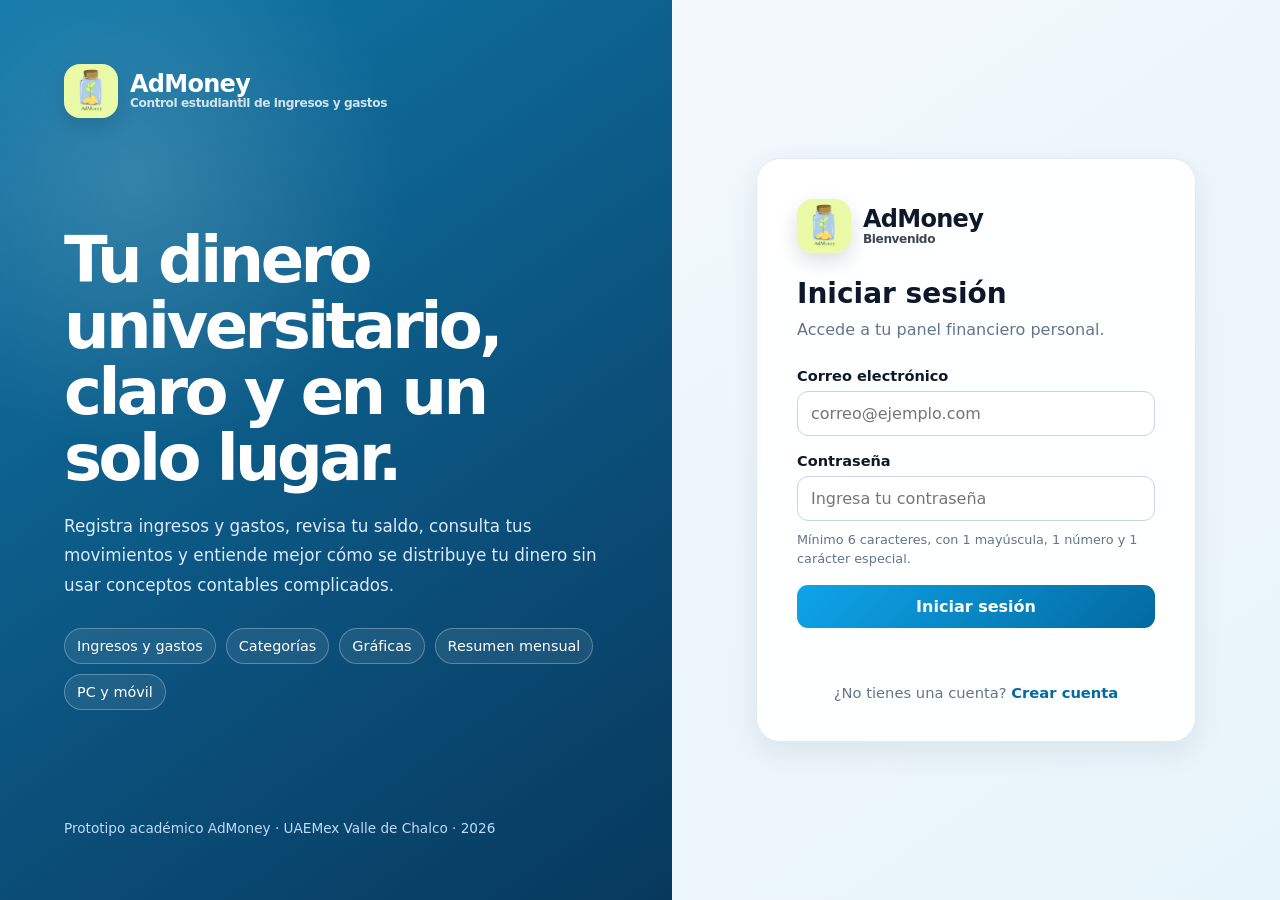
<file: app/src/main/assets/www/index.html>
<!DOCTYPE html>
<html lang="es">
<head>
  <meta charset="UTF-8">
  <meta name="viewport" content="width=device-width, initial-scale=1.0">
  <meta name="theme-color" content="#0369a1">
  <title>AdMoney</title>
  <link rel="icon" href="assets/favicon.png" type="image/png">
  <script>
    try { location.replace(sessionStorage.getItem('usuarioSesion') ? 'dashboard.html' : 'login.html'); }
    catch (_) { location.replace('login.html'); }
  </script>
</head>
<body>
  <p><a href="login.html">Abrir AdMoney</a></p>
</body>
</html>
</file>
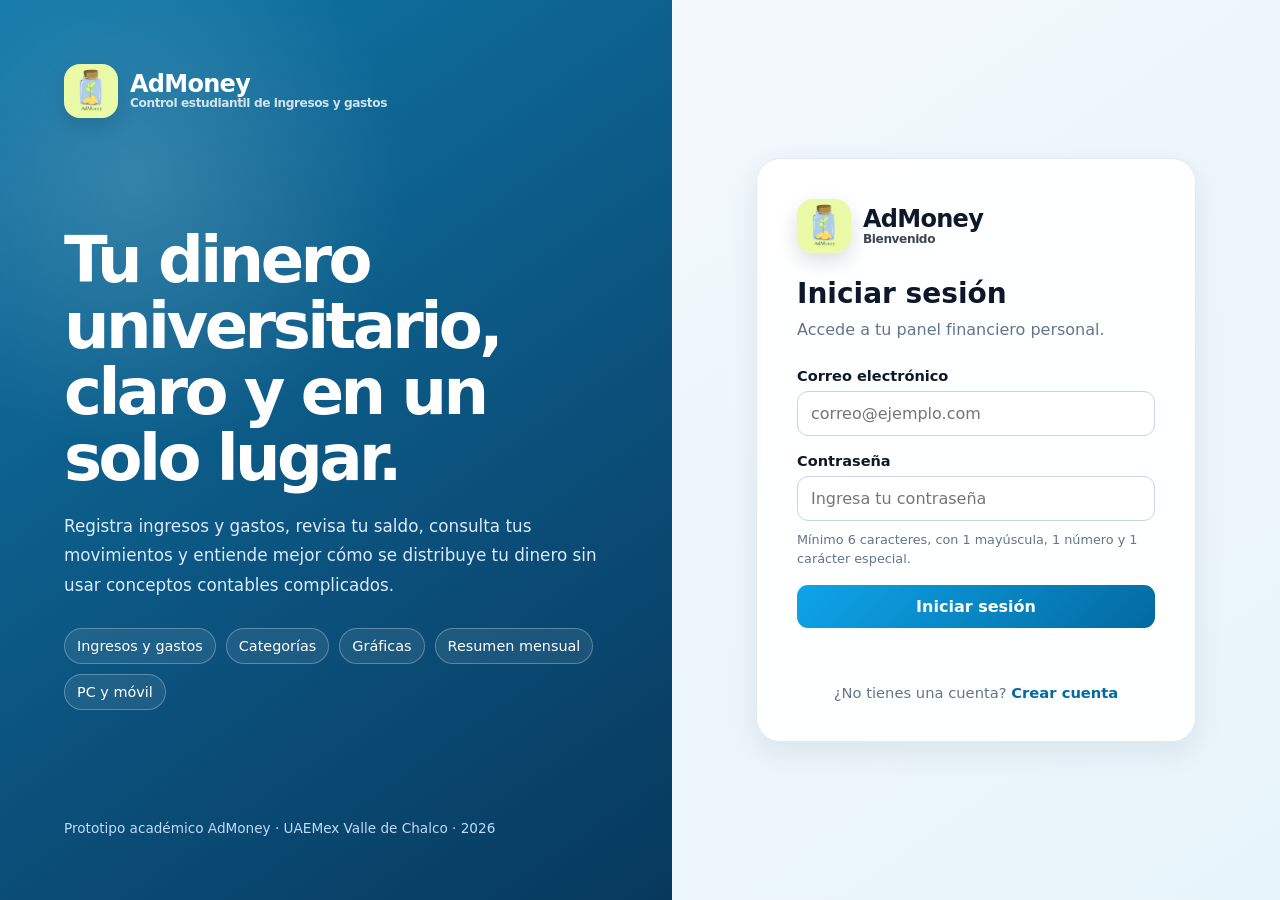
<file: app/src/main/assets/www/dashboard.html>
<!DOCTYPE html>
<html lang="es">
<head>
  <meta charset="UTF-8">
  <meta name="viewport" content="width=device-width, initial-scale=1.0">
  <meta name="theme-color" content="#0369a1">
  <meta name="description" content="Panel financiero de AdMoney.">
  <title>AdMoney - Dashboard</title>
  <link rel="manifest" href="manifest.webmanifest">
  <link rel="icon" href="assets/favicon.png" type="image/png">
  <link rel="apple-touch-icon" href="assets/icon-192.png">
  <link rel="stylesheet" href="css/styles.css">
</head>
<body>
<div class="app-shell">
  <header class="topbar">
    <div class="brand">
      <img class="brand-logo" src="assets/logo.png" alt="Logotipo de AdMoney">
      <span class="brand-text"><strong>AdMoney</strong><small>Tu dinero en orden</small></span>
    </div>
    <div class="top-actions">
      <div class="user-chip"><span class="avatar" id="userInitial">A</span><span class="user-name" id="userName">Usuario</span></div>
      <button class="btn hidden" id="installBtn" type="button" title="Instalar AdMoney"><span>Instalar</span> ↓</button>
      <button class="btn" id="logoutBtn" type="button"><span>Cerrar sesión</span> ↪</button>
    </div>
  </header>

  <main class="app-main">
    <section class="page-intro">
      <div>
        <h1>Hola, <span id="welcomeName">usuario</span></h1>
        <p>Registra tus movimientos y revisa tu situación financiera en pesos mexicanos.</p>
      </div>
      <div class="quick-actions">
        <button class="btn btn-secondary" id="categoriesBtn" type="button">Categorías</button>
      </div>
    </section>

    <section class="summary-grid" aria-label="Resumen financiero">
      <article class="summary-card income"><div class="label">Ingresos acumulados</div><div class="value" id="totalIncome">$0.00</div><div class="meta" id="monthIncomeMeta">$0.00 este mes</div></article>
      <article class="summary-card expense"><div class="label">Gastos acumulados</div><div class="value" id="totalExpense">$0.00</div><div class="meta" id="monthExpenseMeta">$0.00 este mes</div></article>
      <article class="summary-card balance"><div class="label">Saldo disponible</div><div class="value" id="balance">$0.00</div><div class="meta" id="monthBalanceMeta">$0.00 este mes</div></article>
      <article class="summary-card"><div class="label">Movimientos</div><div class="value" id="movementCount">0</div><div class="meta" id="movementMeta">0 este mes</div></article>
    </section>

    <section class="dashboard-grid">
      <article class="panel entry-panel">
        <div class="panel-head"><h2>Registrar movimiento</h2></div>
        <div class="panel-body">
          <form id="movementForm">
            <input type="hidden" id="movementType" value="gasto">
            <div class="field span-2">
              <label>Tipo</label>
              <div class="segmented" role="group" aria-label="Tipo de movimiento">
                <button type="button" data-type="ingreso">Ingreso</button>
                <button type="button" data-type="gasto" class="active">Gasto</button>
              </div>
            </div>
            <div class="form-grid">
              <div class="field"><label for="amount">Cantidad (MXN)</label><input id="amount" type="number" min="0.01" step="0.01" inputmode="decimal" placeholder="0.00" required></div>
              <div class="field"><label for="movementDate">Fecha</label><input id="movementDate" type="date" required></div>
              <div class="field span-2"><label for="category">Categoría</label><select id="category" required></select></div>
              <div class="field span-2"><label for="note">Descripción (opcional)</label><textarea id="note" maxlength="160" placeholder="Ej. comida en la universidad, beca, transporte..."></textarea></div>
              <div class="span-2 form-actions">
                <button class="btn btn-primary" id="submitMovement" type="submit">Guardar movimiento</button>
                <button class="btn btn-neutral hidden" id="cancelEdit" type="button">Cancelar edición</button>
              </div>
            </div>
          </form>
        </div>
      </article>

      <article class="panel">
        <div class="panel-head"><h2>Ingresos vs. gastos - últimos 6 meses</h2><span class="install-note">Verde = ingreso · rojo = gasto</span></div>
        <div class="panel-body"><div class="chart-wrap"><canvas id="cashflowChart" aria-label="Gráfica de ingresos y gastos"></canvas></div></div>
      </article>

      <article class="panel">
        <div class="panel-head"><h2>Gastos por categoría - mes actual</h2></div>
        <div class="panel-body"><div id="categoryBreakdown" class="category-list"></div></div>
      </article>

      <article class="panel">
        <div class="panel-head">
          <h2>Resumen mensual</h2>
          <input id="summaryMonth" type="month" aria-label="Mes del resumen">
        </div>
        <div class="panel-body">
          <div class="month-summary">
            <div class="month-box"><small>Ingresos</small><strong id="monthIncome">$0.00</strong></div>
            <div class="month-box"><small>Gastos</small><strong id="monthExpense">$0.00</strong></div>
            <div class="month-box"><small>Saldo</small><strong id="monthBalance">$0.00</strong></div>
          </div>
        </div>
      </article>
    </section>

    <section class="panel history-panel">
      <div class="panel-head">
        <h2>Historial de movimientos</h2>
        <button class="btn btn-ghost" id="clearFilters" type="button">Limpiar filtros</button>
      </div>
      <div class="panel-body">
        <div class="filters">
          <input id="filterSearch" type="search" placeholder="Buscar categoría o descripción..." aria-label="Buscar movimientos">
          <select id="filterType" aria-label="Filtrar por tipo"><option value="">Todos los tipos</option><option value="ingreso">Ingresos</option><option value="gasto">Gastos</option></select>
          <input id="filterMonth" type="month" aria-label="Filtrar por mes">
        </div>
      </div>
      <div class="table-wrap">
        <table>
          <thead><tr><th>Fecha</th><th>Tipo</th><th>Categoría</th><th>Descripción</th><th>Cantidad</th><th>Acciones</th></tr></thead>
          <tbody id="movementRows"></tbody>
        </table>
      </div>
    </section>

    <p class="footer-note">Prototipo académico: los datos se almacenan localmente en el navegador de este dispositivo. Para uso comercial se requiere backend, base de datos, autenticación de servidor, cifrado y controles legales de privacidad.</p>
  </main>
</div>

<div class="modal-backdrop hidden" id="categoryModal" role="dialog" aria-modal="true" aria-labelledby="categoryTitle">
  <section class="modal">
    <div class="modal-head"><h2 id="categoryTitle">Administrar categorías</h2><button class="close-btn" id="closeCategoryModal" type="button" aria-label="Cerrar">×</button></div>
    <div class="modal-body">
      <div class="field"><label for="managerType">Tipo de categoría</label><select id="managerType"><option value="gasto">Gastos</option><option value="ingreso">Ingresos</option></select></div>
      <div class="category-manager"><input id="newCategory" maxlength="40" placeholder="Nueva categoría"><button class="btn btn-primary" id="addCategory" type="button">Agregar</button></div>
      <div class="tag-list" id="categoryTags"></div>
      <p class="hint" style="margin-top:14px">Las categorías usadas por un movimiento no se pueden eliminar desde este panel.</p>
    </div>
  </section>
</div>
<div class="toast hidden" id="toast" role="status" aria-live="polite"></div>

<script src="js/auth.js"></script>
<script src="js/storage.js"></script>
<script src="js/app.js"></script>
</body>
</html>
</file>
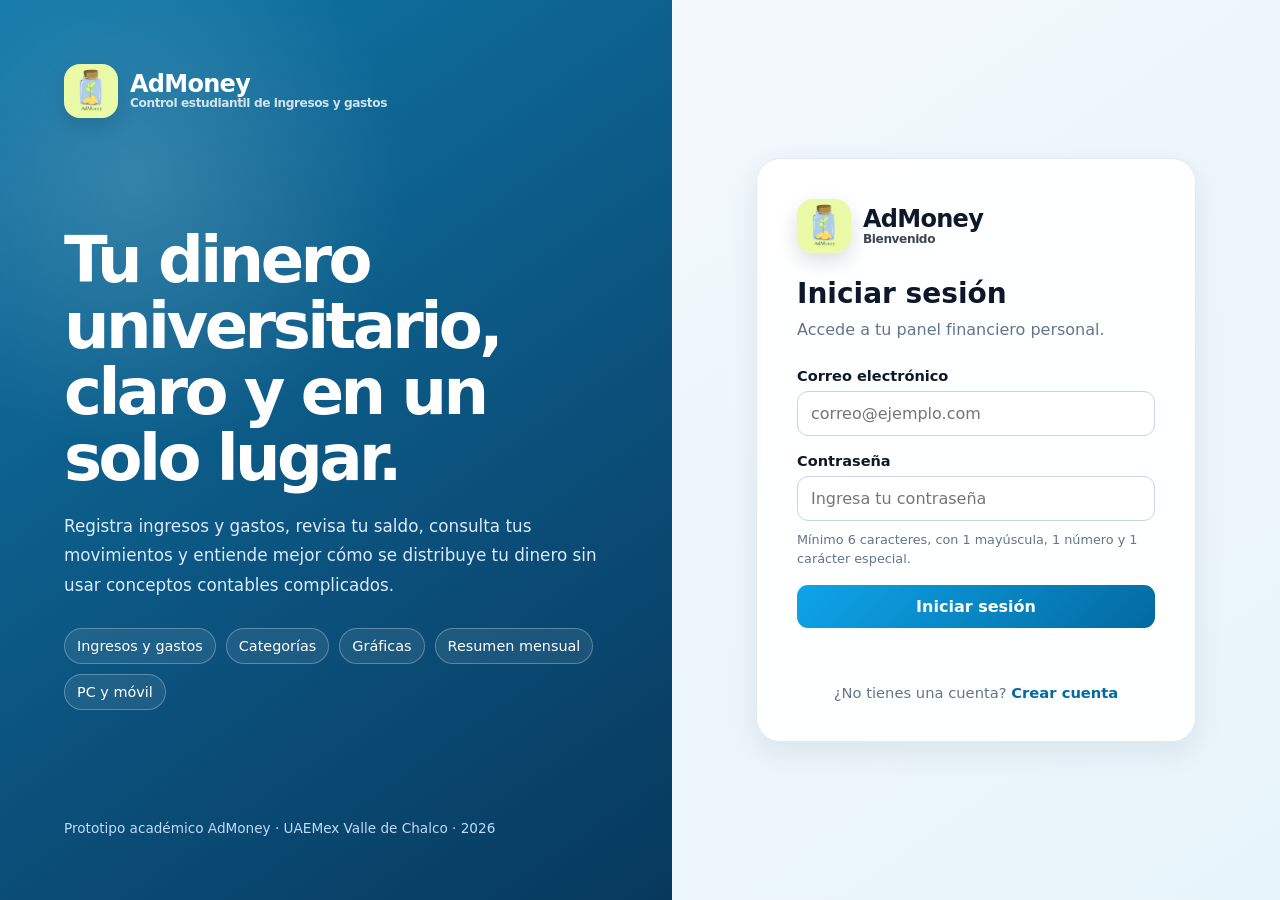
<file: app/src/main/assets/www/login.html>
<!DOCTYPE html>
<html lang="es">
<head>
  <meta charset="UTF-8">
  <meta name="viewport" content="width=device-width, initial-scale=1.0">
  <meta name="theme-color" content="#0369a1">
  <meta name="description" content="AdMoney - control sencillo de ingresos y gastos para estudiantes.">
  <title>AdMoney - Iniciar sesión</title>
  <link rel="manifest" href="manifest.webmanifest">
  <link rel="icon" href="assets/favicon.png" type="image/png">
  <link rel="apple-touch-icon" href="assets/icon-192.png">
  <link rel="stylesheet" href="css/styles.css">
</head>
<body>
  <main class="auth-page">
    <section class="auth-hero" aria-label="Presentación de AdMoney">
      <div class="brand">
        <img class="brand-logo" src="assets/logo.png" alt="Logotipo de AdMoney">
        <span class="brand-text"><strong>AdMoney</strong><small>Control estudiantil de ingresos y gastos</small></span>
      </div>
      <div>
        <h1>Tu dinero universitario, claro y en un solo lugar.</h1>
        <p>Registra ingresos y gastos, revisa tu saldo, consulta tus movimientos y entiende mejor cómo se distribuye tu dinero sin usar conceptos contables complicados.</p>
        <div class="hero-pills">
          <span class="hero-pill">Ingresos y gastos</span><span class="hero-pill">Categorías</span><span class="hero-pill">Gráficas</span><span class="hero-pill">Resumen mensual</span><span class="hero-pill">PC y móvil</span>
        </div>
      </div>
      <div class="hero-foot">Prototipo académico AdMoney · UAEMex Valle de Chalco · 2026</div>
    </section>

    <section class="auth-panel">
      <div class="auth-card">
        <div class="brand">
          <img class="brand-logo" src="assets/logo.png" alt="Logotipo de AdMoney">
          <span class="brand-text"><strong>AdMoney</strong><small>Bienvenido</small></span>
        </div>
        <h2>Iniciar sesión</h2>
        <p class="subtitle">Accede a tu panel financiero personal.</p>
        <form id="formLogin">
          <div class="field">
            <label for="correo">Correo electrónico</label>
            <input type="email" id="correo" autocomplete="email" placeholder="correo@ejemplo.com" required>
          </div>
          <div class="field">
            <label for="password">Contraseña</label>
            <input type="password" id="password" autocomplete="current-password" minlength="6" placeholder="Ingresa tu contraseña" required>
          </div>
          <p class="hint">Mínimo 6 caracteres, con 1 mayúscula, 1 número y 1 carácter especial.</p>
          <button class="btn btn-primary btn-block" type="submit">Iniciar sesión</button>
          <div id="mensaje" class="message" role="status" aria-live="polite"></div>
        </form>
        <p class="auth-switch">¿No tienes una cuenta? <a href="registro.html">Crear cuenta</a></p>
      </div>
    </section>
  </main>

  <script src="js/auth.js"></script>
  <script>
    AdMoneyAuth.redirectIfLogged();
    document.getElementById('formLogin').addEventListener('submit', async function (event) {
      event.preventDefault();
      const mensaje = document.getElementById('mensaje');
      mensaje.className = 'message';
      mensaje.textContent = 'Validando...';
      try {
        const correo = document.getElementById('correo').value;
        const password = document.getElementById('password').value;
        if (!/^(?=.*[A-Z])(?=.*[0-9])(?=.*[^A-Za-z0-9]).{6,}$/.test(password)) throw new Error('La contraseña no cumple el formato requerido.');
        await AdMoneyAuth.login(correo, password);
        mensaje.className = 'message ok';
        mensaje.textContent = 'Inicio de sesión correcto.';
        setTimeout(() => location.replace('dashboard.html'), 350);
      } catch (error) {
        mensaje.className = 'message error';
        mensaje.textContent = error.message;
      }
    });
  </script>
</body>
</html>
</file>
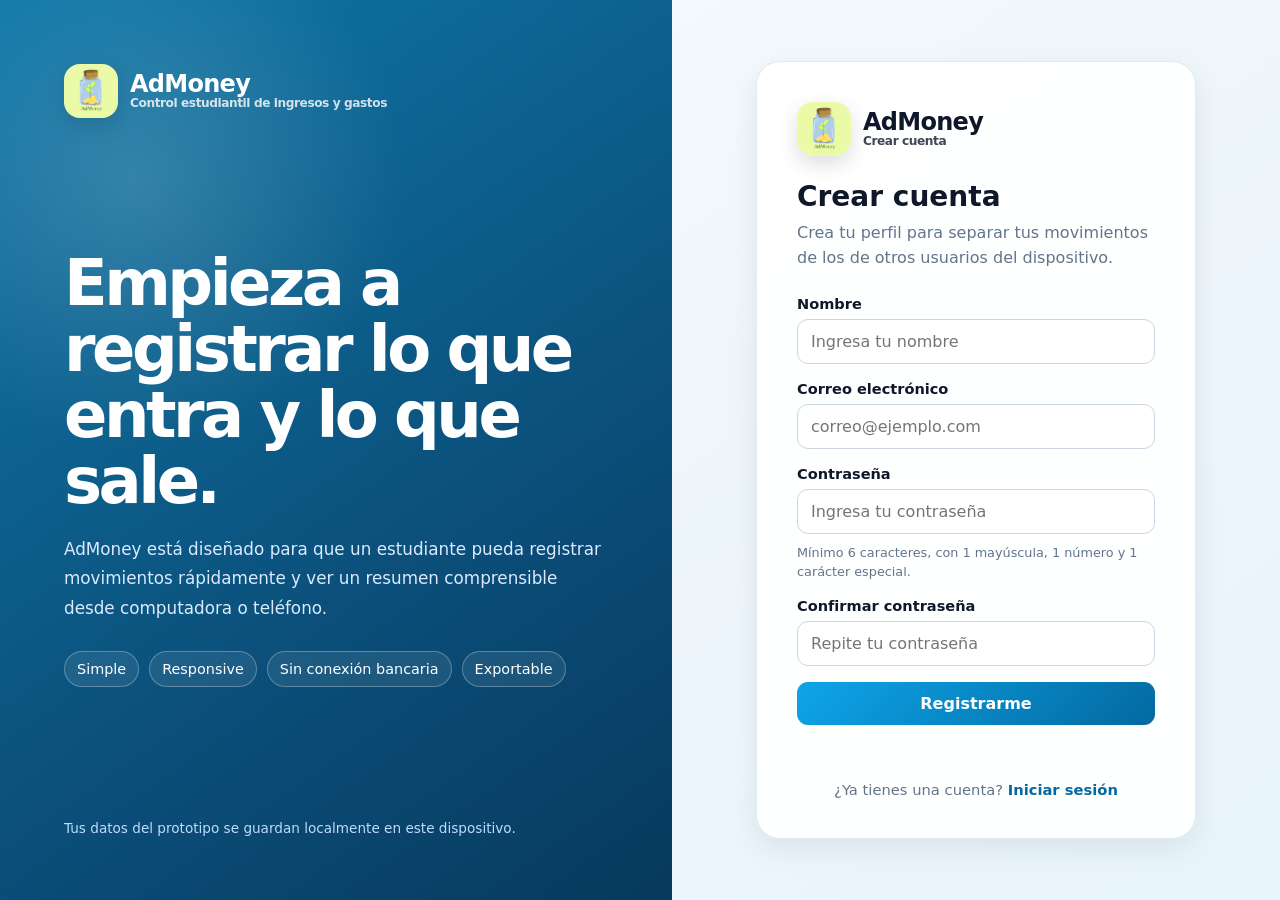
<file: app/src/main/assets/www/registro.html>
<!DOCTYPE html>
<html lang="es">
<head>
  <meta charset="UTF-8">
  <meta name="viewport" content="width=device-width, initial-scale=1.0">
  <meta name="theme-color" content="#0369a1">
  <meta name="description" content="Crear una cuenta en AdMoney.">
  <title>AdMoney - Registro</title>
  <link rel="manifest" href="manifest.webmanifest">
  <link rel="icon" href="assets/favicon.png" type="image/png">
  <link rel="apple-touch-icon" href="assets/icon-192.png">
  <link rel="stylesheet" href="css/styles.css">
</head>
<body>
  <main class="auth-page">
    <section class="auth-hero" aria-label="Presentación de AdMoney">
      <div class="brand">
        <img class="brand-logo" src="assets/logo.png" alt="Logotipo de AdMoney">
        <span class="brand-text"><strong>AdMoney</strong><small>Control estudiantil de ingresos y gastos</small></span>
      </div>
      <div>
        <h1>Empieza a registrar lo que entra y lo que sale.</h1>
        <p>AdMoney está diseñado para que un estudiante pueda registrar movimientos rápidamente y ver un resumen comprensible desde computadora o teléfono.</p>
        <div class="hero-pills"><span class="hero-pill">Simple</span><span class="hero-pill">Responsive</span><span class="hero-pill">Sin conexión bancaria</span><span class="hero-pill">Exportable</span></div>
      </div>
      <div class="hero-foot">Tus datos del prototipo se guardan localmente en este dispositivo.</div>
    </section>

    <section class="auth-panel">
      <div class="auth-card">
        <div class="brand">
          <img class="brand-logo" src="assets/logo.png" alt="Logotipo de AdMoney">
          <span class="brand-text"><strong>AdMoney</strong><small>Crear cuenta</small></span>
        </div>
        <h2>Crear cuenta</h2>
        <p class="subtitle">Crea tu perfil para separar tus movimientos de los de otros usuarios del dispositivo.</p>
        <form id="formRegistro">
          <div class="field"><label for="nombre">Nombre</label><input type="text" id="nombre" autocomplete="name" placeholder="Ingresa tu nombre" required></div>
          <div class="field"><label for="correo">Correo electrónico</label><input type="email" id="correo" autocomplete="email" placeholder="correo@ejemplo.com" required></div>
          <div class="field"><label for="password">Contraseña</label><input type="password" id="password" autocomplete="new-password" minlength="6" placeholder="Ingresa tu contraseña" required></div>
          <p class="hint">Mínimo 6 caracteres, con 1 mayúscula, 1 número y 1 carácter especial.</p>
          <div class="field"><label for="confirmar">Confirmar contraseña</label><input type="password" id="confirmar" autocomplete="new-password" minlength="6" placeholder="Repite tu contraseña" required></div>
          <button class="btn btn-primary btn-block" type="submit">Registrarme</button>
          <div id="mensaje" class="message" role="status" aria-live="polite"></div>
        </form>
        <p class="auth-switch">¿Ya tienes una cuenta? <a href="login.html">Iniciar sesión</a></p>
      </div>
    </section>
  </main>

  <script src="js/auth.js"></script>
  <script>
    AdMoneyAuth.redirectIfLogged();
    document.getElementById('formRegistro').addEventListener('submit', async function (event) {
      event.preventDefault();
      const mensaje = document.getElementById('mensaje');
      mensaje.className = 'message';
      try {
        const nombre = document.getElementById('nombre').value;
        const correo = document.getElementById('correo').value;
        const password = document.getElementById('password').value;
        const confirmar = document.getElementById('confirmar').value;
        if (password !== confirmar) throw new Error('Las contraseñas no coinciden.');
        await AdMoneyAuth.register(nombre, correo, password);
        mensaje.className = 'message ok';
        mensaje.textContent = 'Usuario registrado correctamente. Redirigiendo...';
        this.reset();
        setTimeout(() => location.replace('login.html'), 500);
      } catch (error) {
        mensaje.className = 'message error';
        mensaje.textContent = error.message;
      }
    });
  </script>
</body>
</html>
</file>
<file: app/src/main/assets/www/css/styles.css>
:root {
  --primary: #0ea5e9;
  --primary-dark: #0369a1;
  --accent: #22c55e;
  --danger: #ef4444;
  --warning: #f59e0b;
  --ink: #0f172a;
  --muted: #64748b;
  --line: #e2e8f0;
  --surface: #ffffff;
  --surface-soft: #f8fafc;
  --bg: #eef6fb;
  --radius: 16px;
  --shadow: 0 10px 30px rgba(15, 23, 42, 0.08);
}

* { box-sizing: border-box; }
html { min-height: 100%; background: var(--bg); }
body {
  min-height: 100vh;
  margin: 0;
  font-family: Inter, ui-sans-serif, system-ui, -apple-system, BlinkMacSystemFont, "Segoe UI", sans-serif;
  color: var(--ink);
  background: linear-gradient(145deg, #f8fbfd 0%, #eef6fb 55%, #e8f4fb 100%);
}
a { color: var(--primary-dark); font-weight: 700; text-decoration: none; }
a:hover { text-decoration: underline; }
button, input, select, textarea { font: inherit; }
button { cursor: pointer; }
.hidden { display: none !important; }

.brand {
  display: inline-flex;
  align-items: center;
  gap: 12px;
  font-size: 1.35rem;
  font-weight: 800;
  letter-spacing: -0.02em;
}
.brand-mark,
.brand-logo {
  display: block;
  width: 54px;
  height: 54px;
  border-radius: 16px;
  object-fit: cover;
  background: rgba(255,255,255,.18);
  box-shadow: 0 8px 20px rgba(15, 23, 42, .14);
}
.brand-text {
  display: flex;
  flex-direction: column;
  line-height: 1.05;
}
.brand-text strong {
  font-size: 1.5rem;
  letter-spacing: -0.03em;
}
.brand-text small {
  font-size: .76rem;
  font-weight: 700;
  color: inherit;
  opacity: .8;
}

.auth-page {
  display: grid;
  min-height: 100vh;
  grid-template-columns: 1.05fr .95fr;
}
.auth-hero {
  display: flex;
  flex-direction: column;
  justify-content: space-between;
  padding: clamp(28px, 5vw, 70px);
  color: white;
  background:
    radial-gradient(circle at 20% 20%, rgba(255,255,255,.16), transparent 30%),
    linear-gradient(145deg, #0f78a8, #0b4f7a 62%, #07395d);
}
.auth-hero h1 {
  max-width: 780px;
  margin: 0 0 20px;
  font-size: clamp(2rem, 5vw, 4.5rem);
  line-height: 1.03;
  letter-spacing: -0.055em;
}
.auth-hero p { max-width: 650px; color: #dbeafe; font-size: 1.05rem; line-height: 1.75; }
.hero-pills { display: flex; flex-wrap: wrap; gap: 10px; margin-top: 28px; }
.hero-pill { border: 1px solid rgba(255,255,255,.28); background: rgba(255,255,255,.08); padding: 9px 12px; border-radius: 999px; font-size: .9rem; }
.hero-foot { color: #bfdbfe; font-size: .85rem; }
.auth-panel { display: grid; place-items: center; padding: 28px; }
.auth-card {
  width: min(100%, 440px);
  padding: clamp(25px, 4vw, 40px);
  background: rgba(255,255,255,.94);
  border: 1px solid rgba(226,232,240,.95);
  border-radius: 24px;
  box-shadow: var(--shadow);
}
.auth-card .brand { margin-bottom: 24px; }
.auth-card h2 { margin: 0 0 8px; font-size: 1.75rem; }
.auth-card .subtitle { margin: 0 0 24px; color: var(--muted); line-height: 1.55; }
.field { margin-bottom: 16px; }
.field label { display: block; margin-bottom: 7px; font-size: .91rem; font-weight: 750; }
.field input, .field select, .field textarea {
  width: 100%;
  border: 1px solid #cbd5e1;
  border-radius: 11px;
  padding: 12px 13px;
  background: white;
  color: var(--ink);
  outline: none;
  transition: border .15s, box-shadow .15s;
}
.field textarea { min-height: 82px; resize: vertical; }
.field input:focus, .field select:focus, .field textarea:focus { border-color: var(--primary); box-shadow: 0 0 0 3px rgba(14,165,233,.14); }
.hint { margin: -7px 0 16px; color: var(--muted); font-size: .8rem; line-height: 1.5; }
.btn {
  display: inline-flex;
  align-items: center;
  justify-content: center;
  gap: 8px;
  min-height: 43px;
  border: 0;
  border-radius: 11px;
  padding: 10px 15px;
  font-weight: 800;
  transition: transform .12s, filter .12s;
}
.btn:hover { filter: brightness(.97); text-decoration: none; }
.btn:active { transform: translateY(1px); }
.btn-primary { color: white; background: linear-gradient(135deg, var(--primary), var(--primary-dark)); }
.btn-secondary { color: #0f3f5a; background: #e0f2fe; }
.btn-danger { color: #991b1b; background: #fee2e2; }
.btn-neutral { color: #334155; background: #e2e8f0; }
.btn-ghost { color: #0f3f5a; background: transparent; border: 1px solid #bae6fd; }
.btn-block { width: 100%; }
.message { min-height: 20px; margin-top: 14px; border-radius: 10px; font-size: .9rem; text-align: center; }
.message.ok { color: #166534; }
.message.error { color: #b91c1c; }
.auth-switch { margin: 22px 0 0; color: var(--muted); text-align: center; font-size: .92rem; }

.app-shell { min-height: 100vh; }
.topbar {
  position: sticky;
  top: 0;
  z-index: 40;
  display: flex;
  align-items: center;
  justify-content: space-between;
  min-height: 68px;
  padding: 10px clamp(16px, 4vw, 44px);
  color: white;
  background: rgba(3, 105, 161, .96);
  backdrop-filter: blur(12px);
  box-shadow: 0 4px 18px rgba(3, 57, 90, .13);
}
.topbar .brand-mark,
.topbar .brand-logo { background: rgba(255,255,255,.16); box-shadow: none; }
.top-actions { display: flex; align-items: center; gap: 10px; }
.user-chip { display: inline-flex; align-items: center; gap: 9px; padding: 7px 11px; border-radius: 999px; background: rgba(255,255,255,.12); font-size: .9rem; }
.avatar { display: grid; place-items: center; width: 31px; height: 31px; border-radius: 50%; background: white; color: var(--primary-dark); font-weight: 900; }
.topbar .btn { min-height: 38px; padding: 8px 12px; color: white; background: rgba(255,255,255,.13); border: 1px solid rgba(255,255,255,.18); }

.app-main { width: min(1440px, calc(100% - 32px)); margin: 0 auto; padding: 28px 0 52px; }
.page-intro { display: flex; justify-content: space-between; gap: 20px; align-items: end; margin-bottom: 20px; }
.page-intro h1 { margin: 0 0 4px; font-size: clamp(1.7rem, 3vw, 2.35rem); letter-spacing: -.035em; }
.page-intro p { margin: 0; color: var(--muted); }
.quick-actions { display: flex; flex-wrap: wrap; gap: 9px; justify-content: flex-end; }

.summary-grid { display: grid; grid-template-columns: repeat(4, minmax(0,1fr)); gap: 14px; margin-bottom: 18px; }
.summary-card { padding: 19px; background: var(--surface); border: 1px solid var(--line); border-radius: var(--radius); box-shadow: 0 6px 20px rgba(15,23,42,.045); }
.summary-card .label { color: var(--muted); font-size: .84rem; font-weight: 750; }
.summary-card .value { margin-top: 6px; font-size: clamp(1.35rem, 2.6vw, 2rem); font-weight: 900; letter-spacing: -.04em; }
.summary-card.income .value { color: #15803d; }
.summary-card.expense .value { color: #b91c1c; }
.summary-card.balance .value { color: var(--primary-dark); }
.summary-card .meta { margin-top: 5px; color: #94a3b8; font-size: .78rem; }

.dashboard-grid { display: grid; grid-template-columns: minmax(300px, .78fr) minmax(0, 1.22fr); gap: 18px; }
.panel { background: var(--surface); border: 1px solid var(--line); border-radius: var(--radius); box-shadow: 0 6px 20px rgba(15,23,42,.045); overflow: hidden; }
.panel-head { display: flex; align-items: center; justify-content: space-between; gap: 12px; padding: 17px 19px; border-bottom: 1px solid var(--line); }
.panel-head h2 { margin: 0; font-size: 1rem; }
.panel-body { padding: 18px; }
.form-grid { display: grid; grid-template-columns: 1fr 1fr; gap: 13px; }
.form-grid .field { margin: 0; }
.form-grid .span-2 { grid-column: 1 / -1; }
.segmented { display: grid; grid-template-columns: 1fr 1fr; gap: 7px; padding: 5px; background: #f1f5f9; border-radius: 12px; }
.segmented button { border: 0; border-radius: 9px; padding: 10px; color: #475569; background: transparent; font-weight: 800; }
.segmented button.active[data-type="ingreso"] { color: #166534; background: #dcfce7; }
.segmented button.active[data-type="gasto"] { color: #991b1b; background: #fee2e2; }
.form-actions { display: flex; gap: 8px; margin-top: 5px; }

.chart-wrap { position: relative; height: 260px; }
#cashflowChart { width: 100%; height: 100%; }
.category-list { display: grid; gap: 12px; }
.category-row { display: grid; grid-template-columns: 1fr auto; gap: 10px; align-items: center; }
.category-label { display: flex; justify-content: space-between; gap: 12px; font-size: .86rem; }
.category-bar { height: 9px; margin-top: 5px; overflow: hidden; border-radius: 999px; background: #e2e8f0; }
.category-bar > span { display: block; height: 100%; border-radius: inherit; background: linear-gradient(90deg, #38bdf8, #0369a1); }

.history-panel { margin-top: 18px; }
.filters { display: grid; grid-template-columns: minmax(180px, 1fr) repeat(2, minmax(130px,.5fr)); gap: 9px; }
.filters input, .filters select { width: 100%; min-height: 40px; padding: 8px 10px; border: 1px solid #cbd5e1; border-radius: 10px; background: white; }
.table-wrap { width: 100%; overflow-x: auto; }
table { width: 100%; border-collapse: collapse; font-size: .9rem; }
th, td { padding: 12px 14px; border-bottom: 1px solid #edf2f7; text-align: left; vertical-align: middle; }
th { color: #475569; background: #f8fafc; font-size: .8rem; text-transform: uppercase; letter-spacing: .035em; }
td.amount { font-weight: 850; white-space: nowrap; }
td.amount.income { color: #15803d; }
td.amount.expense { color: #b91c1c; }
.type-badge { display: inline-flex; padding: 5px 8px; border-radius: 999px; font-size: .75rem; font-weight: 800; }
.type-badge.ingreso { color: #166534; background: #dcfce7; }
.type-badge.gasto { color: #991b1b; background: #fee2e2; }
.table-actions { display: flex; gap: 6px; }
.icon-btn { min-width: 35px; min-height: 33px; border: 0; border-radius: 9px; font-weight: 800; }
.icon-btn.edit { color: #075985; background: #e0f2fe; }
.icon-btn.delete { color: #991b1b; background: #fee2e2; }
.empty-state { padding: 28px 16px; color: var(--muted); text-align: center; }

.month-summary { display: grid; grid-template-columns: repeat(3, 1fr); gap: 10px; }
.month-box { padding: 13px; border-radius: 12px; background: #f8fafc; border: 1px solid #e2e8f0; }
.month-box small { display: block; color: var(--muted); margin-bottom: 4px; }
.month-box strong { font-size: 1.05rem; }

.modal-backdrop { position: fixed; inset: 0; z-index: 100; display: grid; place-items: center; padding: 18px; background: rgba(15,23,42,.48); backdrop-filter: blur(4px); }
.modal { width: min(100%, 620px); max-height: 88vh; overflow: auto; background: white; border-radius: 18px; box-shadow: 0 25px 70px rgba(15,23,42,.3); }
.modal-head { display: flex; justify-content: space-between; align-items: center; padding: 17px 19px; border-bottom: 1px solid var(--line); }
.modal-head h2 { margin: 0; font-size: 1.1rem; }
.modal-body { padding: 19px; }
.close-btn { width: 34px; height: 34px; border: 0; border-radius: 9px; background: #e2e8f0; font-weight: 900; }
.category-manager { display: grid; grid-template-columns: 1fr auto; gap: 8px; margin-bottom: 12px; }
.category-manager input { min-height: 42px; border: 1px solid #cbd5e1; border-radius: 10px; padding: 9px 11px; }
.tag-list { display: flex; flex-wrap: wrap; gap: 8px; }
.tag { display: inline-flex; align-items: center; gap: 7px; padding: 7px 9px; border: 1px solid #bae6fd; border-radius: 999px; background: #f0f9ff; font-size: .82rem; }
.tag button { border: 0; padding: 0; color: #64748b; background: transparent; font-weight: 900; }

.toast { position: fixed; right: 20px; bottom: 20px; z-index: 160; max-width: min(390px, calc(100% - 40px)); padding: 12px 15px; border-radius: 12px; color: white; background: #0f172a; box-shadow: 0 10px 35px rgba(15,23,42,.24); font-size: .9rem; }
.install-note { font-size: .78rem; color: var(--muted); }
.footer-note { margin-top: 18px; color: #64748b; font-size: .8rem; text-align: center; }

@media (max-width: 1050px) {
  .summary-grid { grid-template-columns: repeat(2, 1fr); }
  .dashboard-grid { grid-template-columns: 1fr; }
}
@media (max-width: 780px) {
  .auth-page { grid-template-columns: 1fr; }
  .auth-hero { display: none; }
  .auth-panel { padding: 18px; }
  .auth-card { border-radius: 18px; }
  .topbar { padding: 9px 14px; }
  .topbar .brand-text small, .topbar .brand-text strong + small { display: none; }
  .user-chip .user-name { display: none; }
  .app-main { width: min(100% - 20px, 1440px); padding-top: 18px; }
  .page-intro { align-items: flex-start; flex-direction: column; }
  .quick-actions { justify-content: flex-start; width: 100%; }
  .quick-actions .btn { flex: 1 1 130px; }
  .filters { grid-template-columns: 1fr; }
  .month-summary { grid-template-columns: 1fr; }
  th:nth-child(4), td:nth-child(4) { display: none; }
}
@media (max-width: 520px) {
  .brand { gap: 10px; }
  .brand-logo, .brand-mark { width: 46px; height: 46px; border-radius: 14px; }
  .brand-text strong { font-size: 1.25rem; }
  .summary-grid { grid-template-columns: 1fr 1fr; gap: 9px; }
  .summary-card { padding: 14px; }
  .summary-card .value { font-size: 1.25rem; }
  .form-grid { grid-template-columns: 1fr; }
  .form-grid .span-2 { grid-column: auto; }
  .panel-body { padding: 14px; }
  .panel-head { padding: 14px; align-items: flex-start; flex-direction: column; }
  .chart-wrap { height: 220px; }
  th, td { padding: 10px 9px; }
  th:nth-child(3), td:nth-child(3) { display: none; }
  .top-actions .btn span { display: none; }
}
</file>
